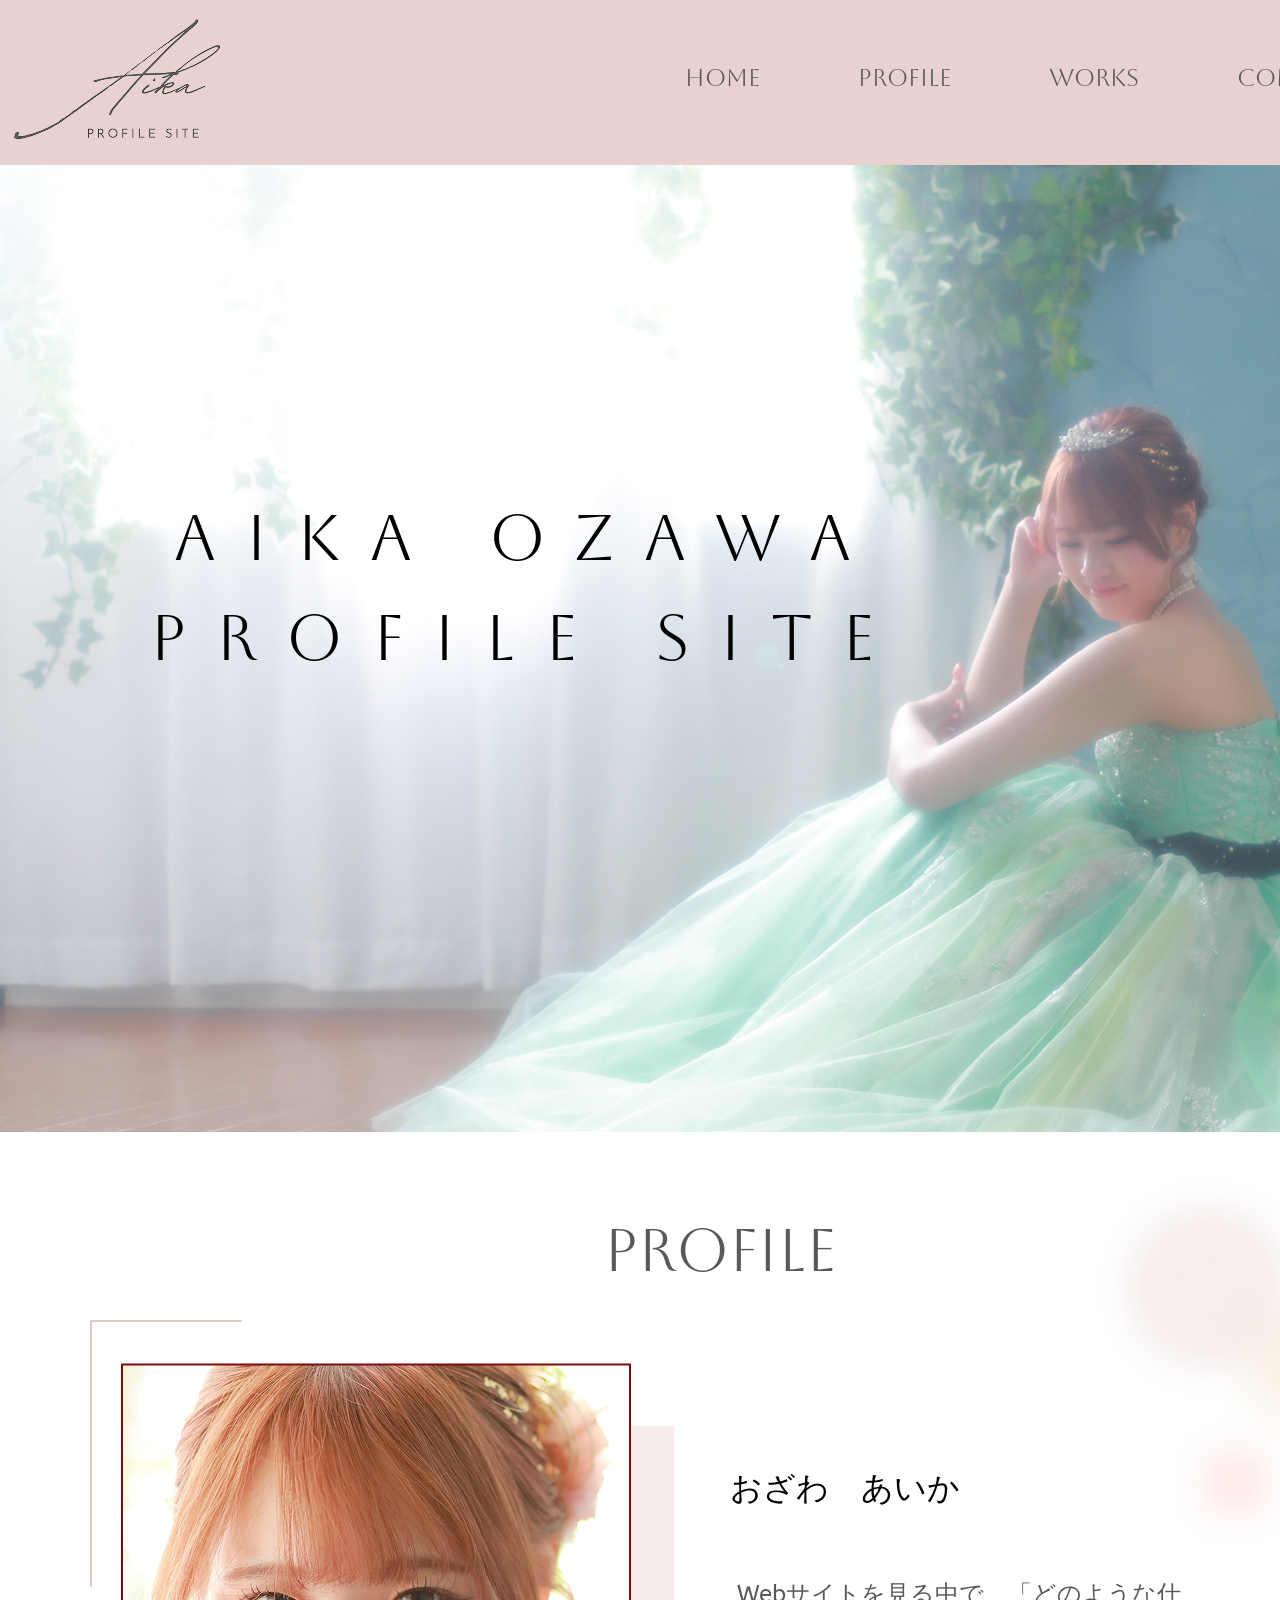
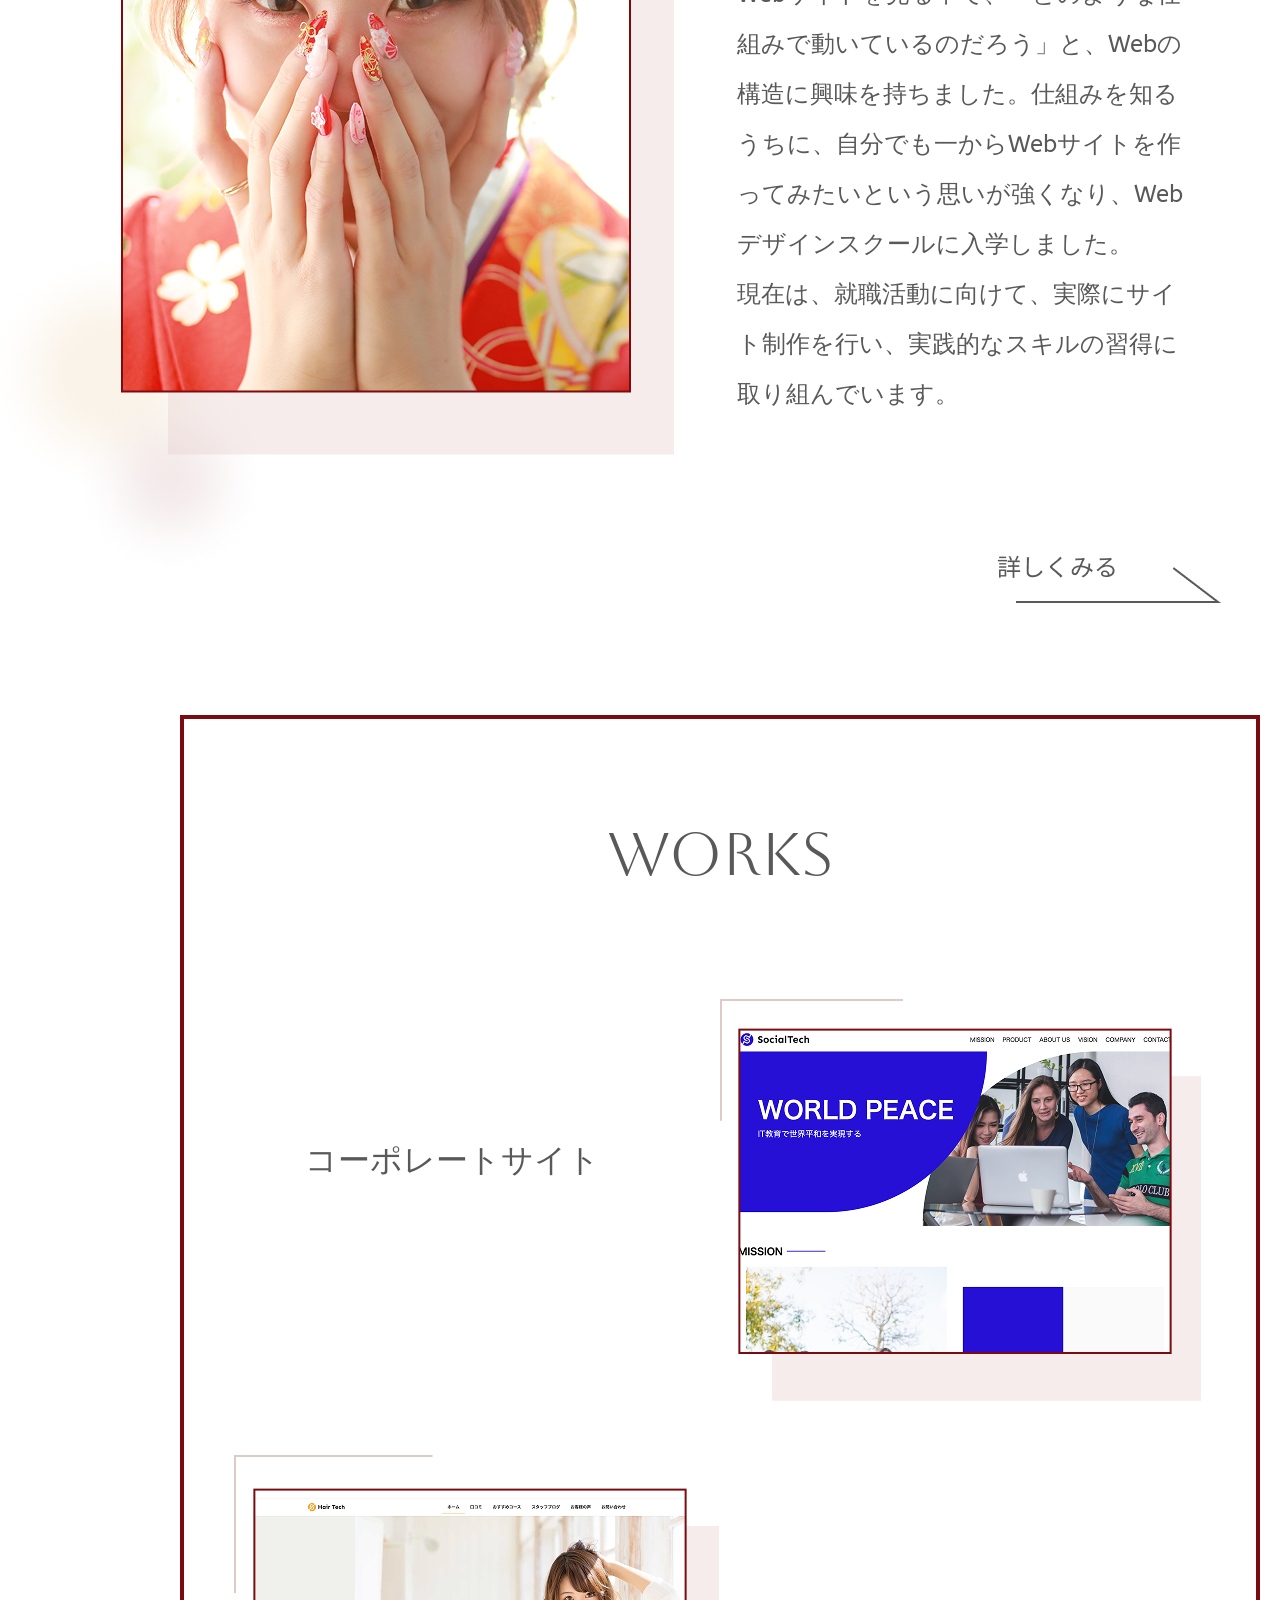
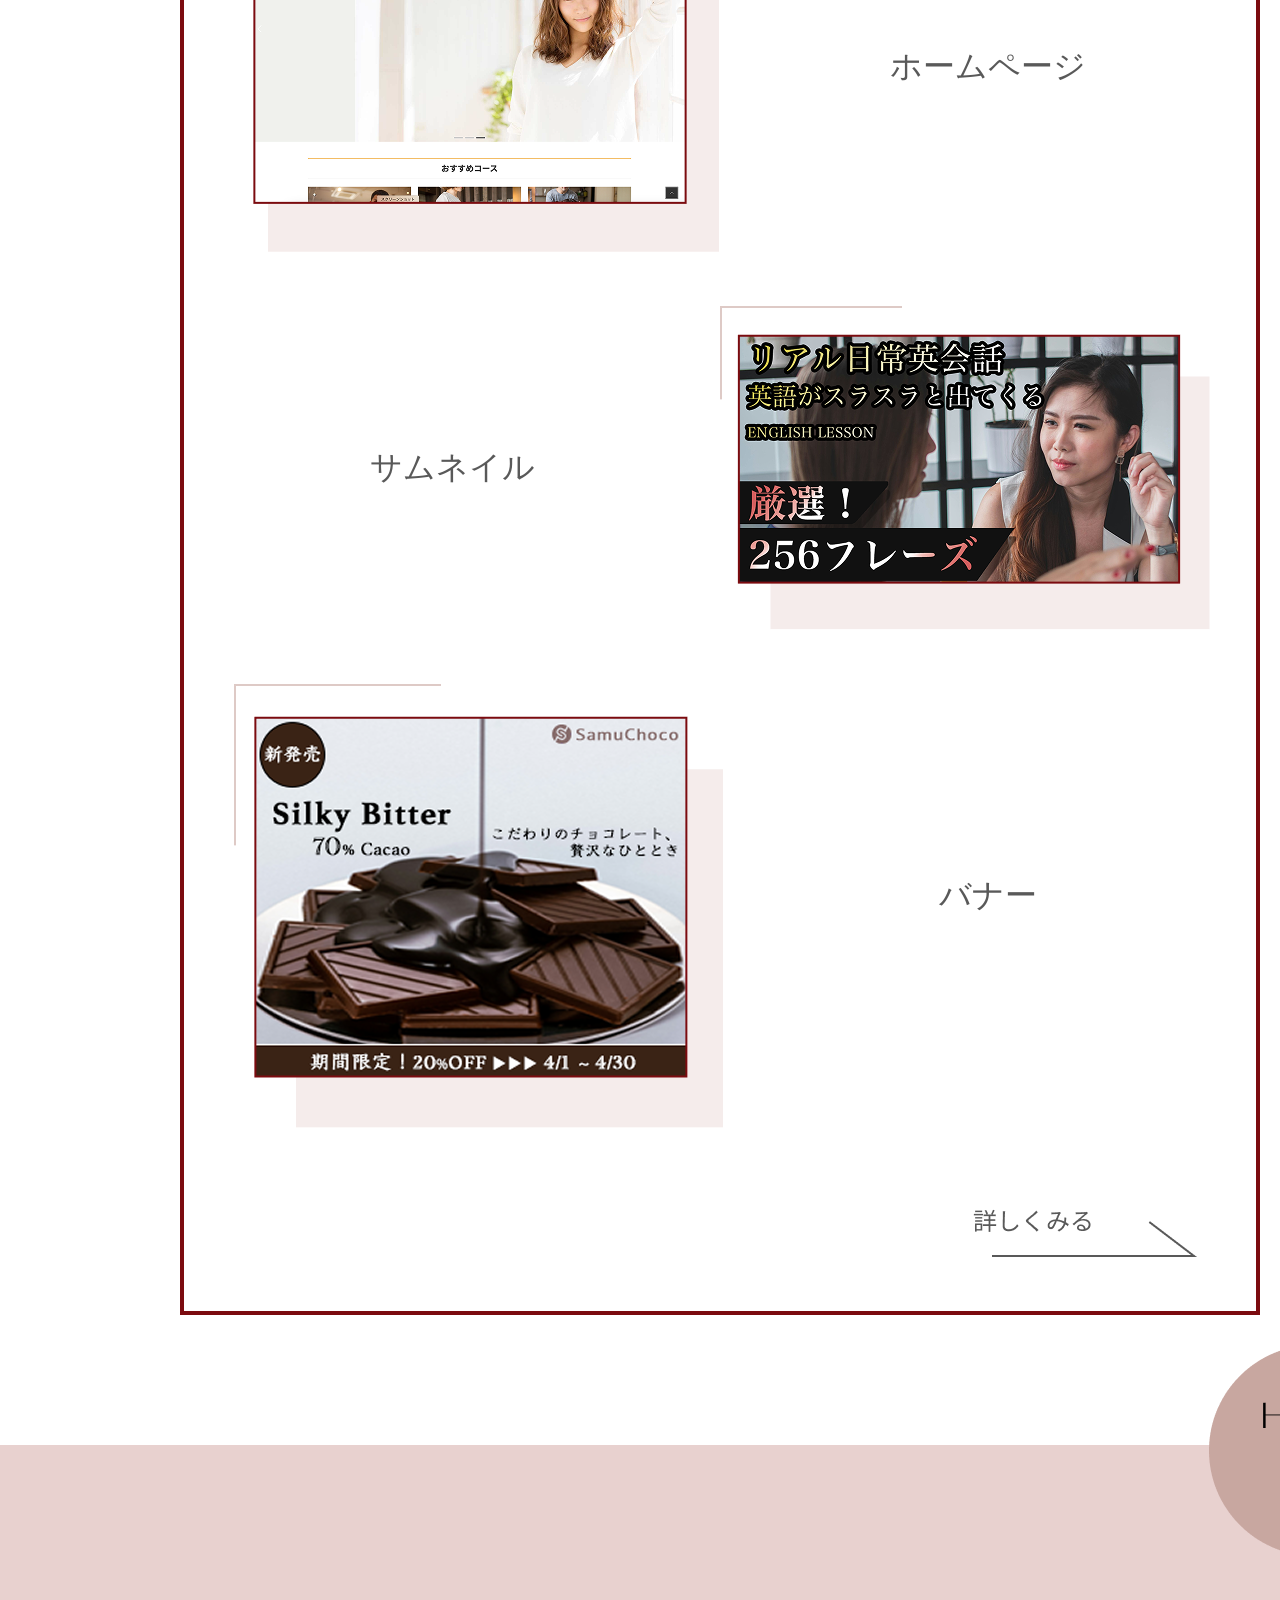
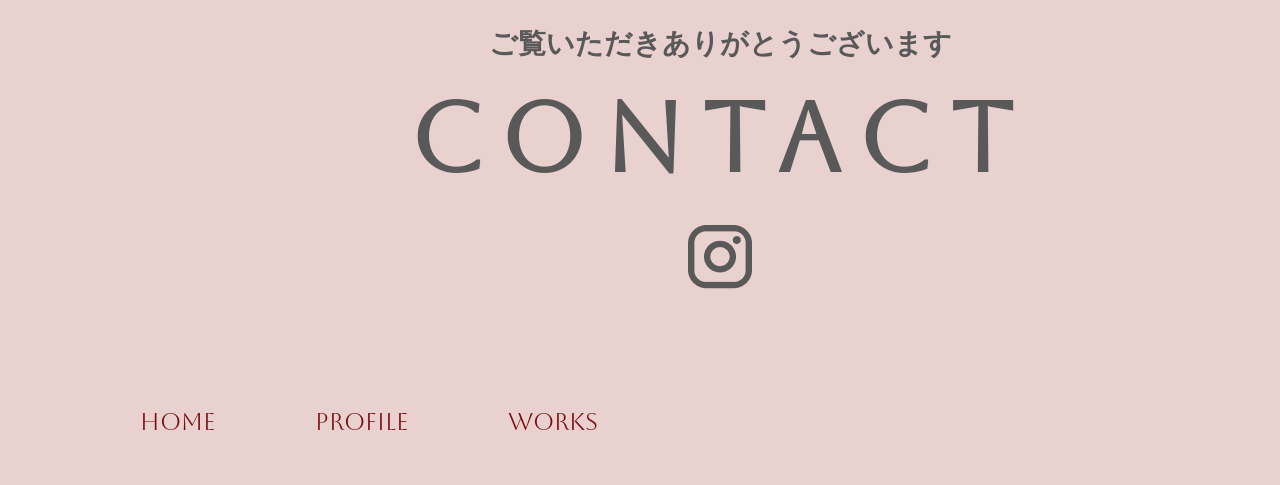
<file: index.html>
<!DOCTYPE html>
<html>
  <head>
    <title>おざわあいかのプロフィールサイト</title>
    <meta charset="UTF-8">
    <meta name="description" content="おざわあいかのプロフィールサイトです">
    <meta name="viewport" content="width=device-width, initial-scale=1.0">
    <link rel="stylesheet" href="style.css">
    <link rel="preconnect" href="https://fonts.googleapis.com">
    <link rel="preconnect" href="https://fonts.gstatic.com" crossorigin>
    <link href="https://fonts.googleapis.com/css2?family=Aboreto&display=swap" rel="stylesheet">
    <link rel="preconnect" href="https://fonts.googleapis.com">
    <link rel="preconnect" href="https://fonts.gstatic.com" crossorigin>
    <link href="https://fonts.googleapis.com/css2?family=ABeeZee&display=swap" rel="stylesheet">
  </head>
  <body>
    <!-- ヘッダー -->
    <header id="header1">
      <!-- ロゴ -->
      <a href="index.html">
        <img id="logo1" src="image/logo.png" alt="トップページに戻る">
      </a>
      <!-- PCナビゲーション -->
      <nav id="nav-pc">
        <ul class="aboreto-regular">
          <li><a href="index.html">HOME</a></li>
          <li><a href="profile.html">PROFILE</a></li>
          <li><a href="works.html">WORKS</a></li>
          <li><a href="index.html#contact">CONTACT</a></li>
        </ul>
      </nav>
      <!-- スマホ用メニューボタン -->
       <a href="index.html">
        <img class="logo2" src="image/logo.png" alt="トップページに戻る">
      </a>
       <button id="menu-sp" onclick="document.getElementById('nav-sp').style.display='block'">
        <img src="image/hamburger.png" alt="ナビゲーションを開く">
      </button>
      <!-- スマホナビゲーション -->
       <div id="nav-sp">
        <button id="close" onclick="document.getElementById('nav-sp').style.display='none'">
          <img src="image/close.png" alt="ナビゲーションを閉じる">
        </button>
        <nav>
          <a id="logo-sp"href="index.html"onclick="document.getElementById('nav-sp').style.display='none'"><img class="logo2" src="image/logo.png" alt="トップページに戻る"></a> 
          <ul class="aboreto-regular">
            <li><a class="menu"href="index.html" onclick="document.getElementById('nav-sp').style.display='none'">HOME</a></li>
            <li><a class="menu"href="profile.html" onclick="document.getElementById('nav-sp').style.display='none'">PROFILE</a></li>
            <li><a class="menu"href="works.html" onclick="document.getElementById('nav-sp').style.display='none'">WORKS</a></li>
            <li><a class="menu"href="index.html#contact" onclick="document.getElementById('nav-sp').style.display='none'">CONTACT</a></li>
          </ul>
        </nav>
      </div>
    </header>
    <main>
      <article>
        <!-- メインビジュアル -->
        <section id="main-visual">
          <div id="main-message">
          <h2 class="aboreto-regular ">AIKA OZAWA<br>PROFILE SITE</h2>
          </div>
          <img id="main-photo1" src="image/main.png" alt="筆者の写真">
          <img id="main-photo2" src="image/main-sp.png" alt="筆者の写真">
        </section>
        <!-- プロフィール -->
        <section id="profile-1">
          <h3 class="home-h3 aboreto-regular ">PROFILE</h3>
          <div class="profile-flex-1">
            <div>
              <img id="profile-ph1" src="image/pr.png" alt="筆者の写真">
              <img id="profile-sc1" src="image/pr-left1.png" alt="">
              <img id="profile-sp-sc1" src="image/pr-left2.png" alt="">
            </div>
            <div>
              <img id="profile-sc2" src="image/pr-right1.png" alt="">
              <img id="profile-sp-sc2" src="image/pr-right2.png" alt="">
              <p id="profile-p1">おざわ　あいか</p>
              <p id="profile-p2">Webサイトを見る中で、「どのような仕組みで動いているのだろう」と、Webの構造に興味を持ちました。仕組みを知るうちに、自分でも一からWebサイトを作ってみたいという思いが強くなり、Webデザインスクールに入学しました。<br>現在は、就職活動に向けて、実際にサイト制作を行い、実践的なスキルの習得に取り組んでいます。</p>
              <a href="profile.html">
              <img id=pr-more src="image/more1.png" alt="詳しく見る" onmouseover="this.src='image/more2.png'" onmouseout="this.src='image/more1.png'">
              </a>
            </div>
          </div>
        </section>
        <!-- ワーク -->
        <section id="works-1">
          <h3 class="home-h3 aboreto-regular">WORKS</h3>
          <div class="works-flex1">
            <div>
              <p class="works-p-l">コーポレートサイト</p>
              <a href="">
                <img class="works-buttom-l" src="image/site1.png" alt="サイトを見る" onmouseover="this.src='image/site2.png'" onmouseout="this.src='image/site1.png'">
              </a>
            </div>
            <div>
              <img class="works-photo-r" src="image/corporate.png" alt="コーポレートサイト">
            </div>
          </div>
          <div class="works-flex2">
            <div>
              <img class="works-photo-l" src="image/HP.png" alt="ホームページ">  
            </div>
            <div>
              <p class="works-p-r">ホームページ</p>
              <a href="">
                <img class="works-buttom-r" src="image/site1.png" alt="サイトを見る" onmouseover="this.src='image/site2.png'" onmouseout="this.src='image/site1.png'">
              </a>
            </div>
          </div>
          <div class="works-flex1">  
            <div>
              <p class="works-p-l">サムネイル</p>
              <a href="">
                <img class="works-buttom-l" src="image/photo1.png" alt="画像を見る" onmouseover="this.src='image/photo2.png'" onmouseout="this.src='image/photo1.png'">
              </a>
            </div>  
            <div>
              <img class="works-photo-r" src="image/thumbnail.png" alt="サムネイル">
            </div>  
          </div>  
          <div class="works-flex2"> 
            <div>
              <img class="works-photo-l" src="image/banner.png" alt="バナー">
            </div>
            <div>
              <p class="works-p-r">バナー</p>
              <a href="">
                <img class="works-buttom-r" src="image/photo1.png" alt="画像を見る" onmouseover="this.src='image/photo2.png'" onmouseout="this.src='image/photo1.png'">
              </a>
            </div>
          </div>   
          <a href="works.html">
            <img id=wo-more src="image/more1.png" alt="詳しく見る" onmouseover="this.src='image/more2.png'" onmouseout="this.src='image/more1.png'">
          </a>
        </section>
      </article>
    </main>
    <footer id="contact">
      <a href="index.html" id="top page">
        <img id=toppage src="image/top1.png" alt="トップページに戻る" onmouseover="this.src='image/top2.png'" onmouseout="this.src='image/top1.png'">
      </a>
      <div>
        <p id="footer-p">ご覧いただきありがとうございます</p>
        <h1 id="con-h1" class="aboreto-regular">CONTACT</h1>
      </div>
      <div id="sns-footer">
        <div class="sns-btns">
          <a id=instagram href="https://www.instagram.com/aika_webdesigner?igsh=cG9zYWJwd3NkNHU2&utm_source=qr"><img id="instagramsize" src="image/instagram.png" alt="インスタグラムのリンク" onmouseover="this.src='image/instagram2.png'" onmouseout="this.src='image/instagram.png'"></a>
        </div>
        <p id="copyright"></p>
      </div>
      <div id="footer-link">
        <nav>
          <ul class="aboreto-regular">
          <li><a href="index.html">HOME</a></li>
          <li><a href="profile.html">PROFILE</a></li>
          <li><a href="works.html">WORKS</a></li>
          </ul>
        </nav>
      </div>
    </footer>
  </body>
</html>
</file>
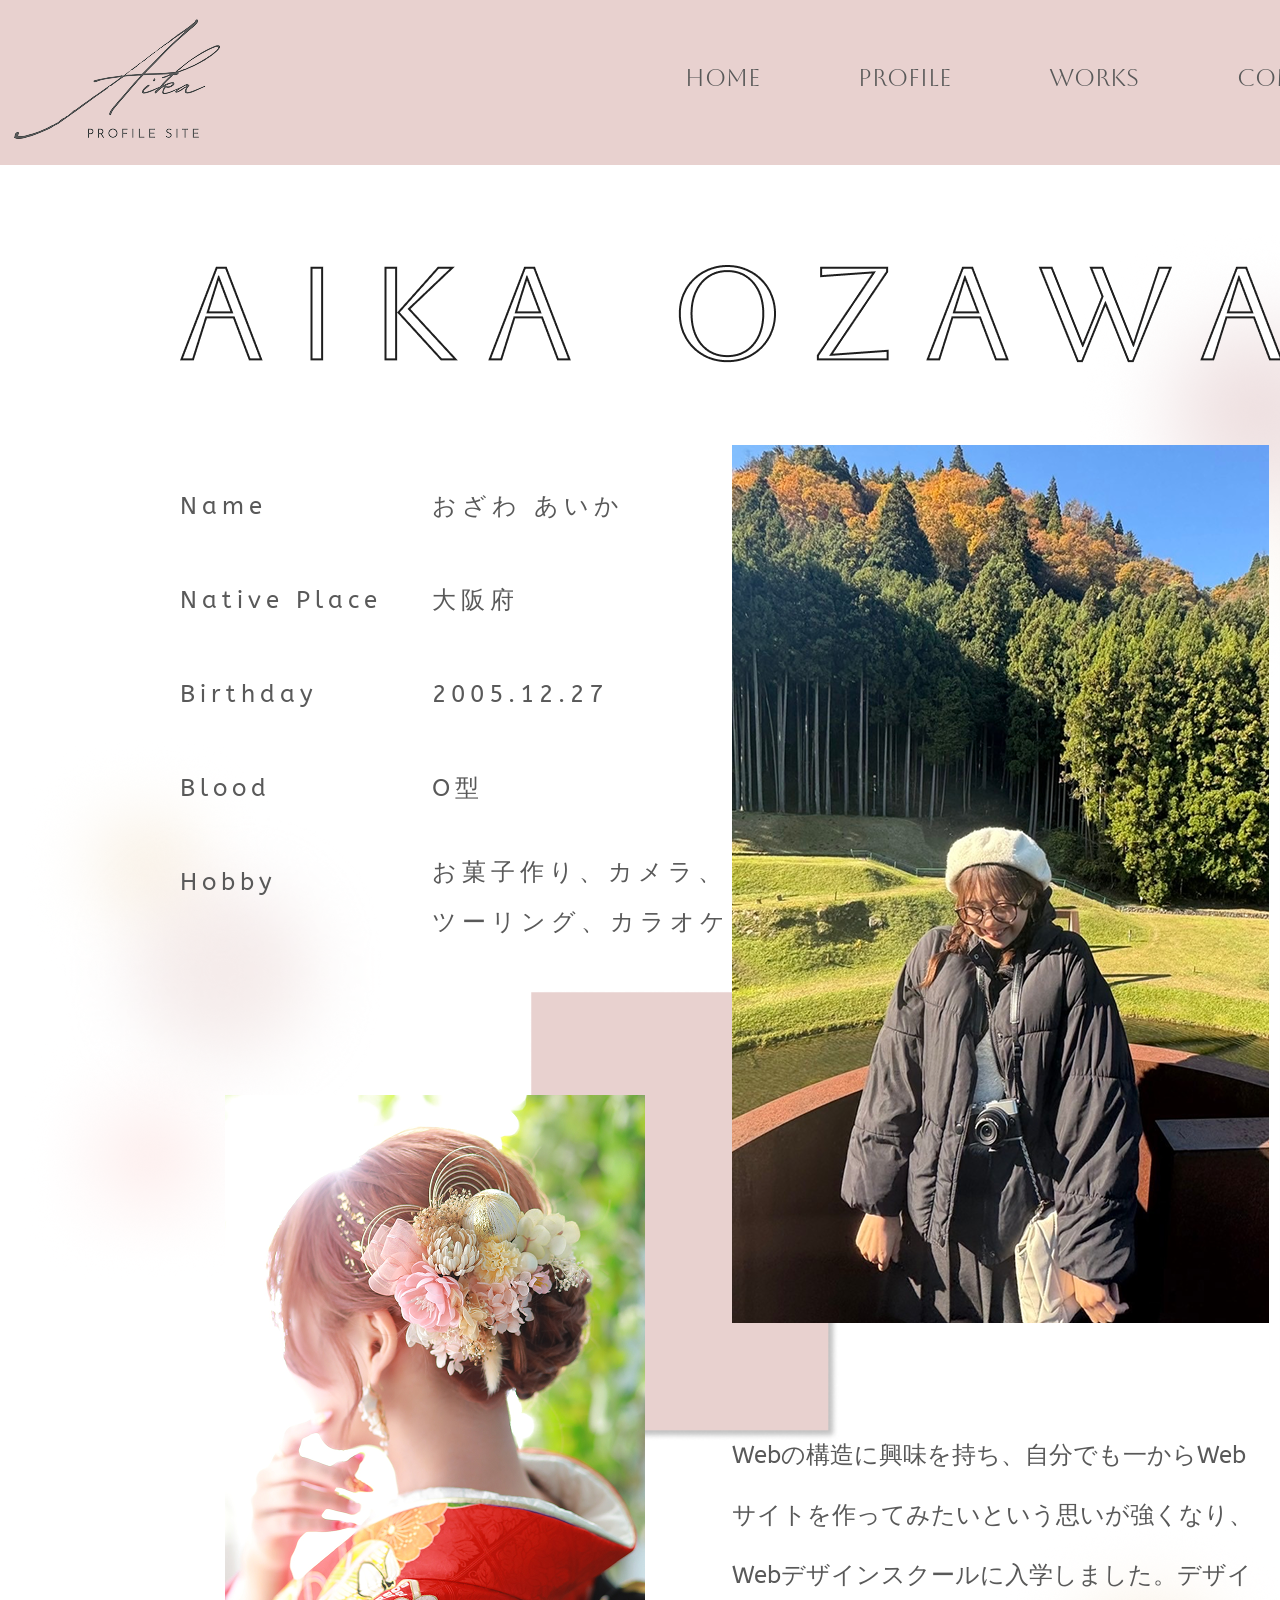
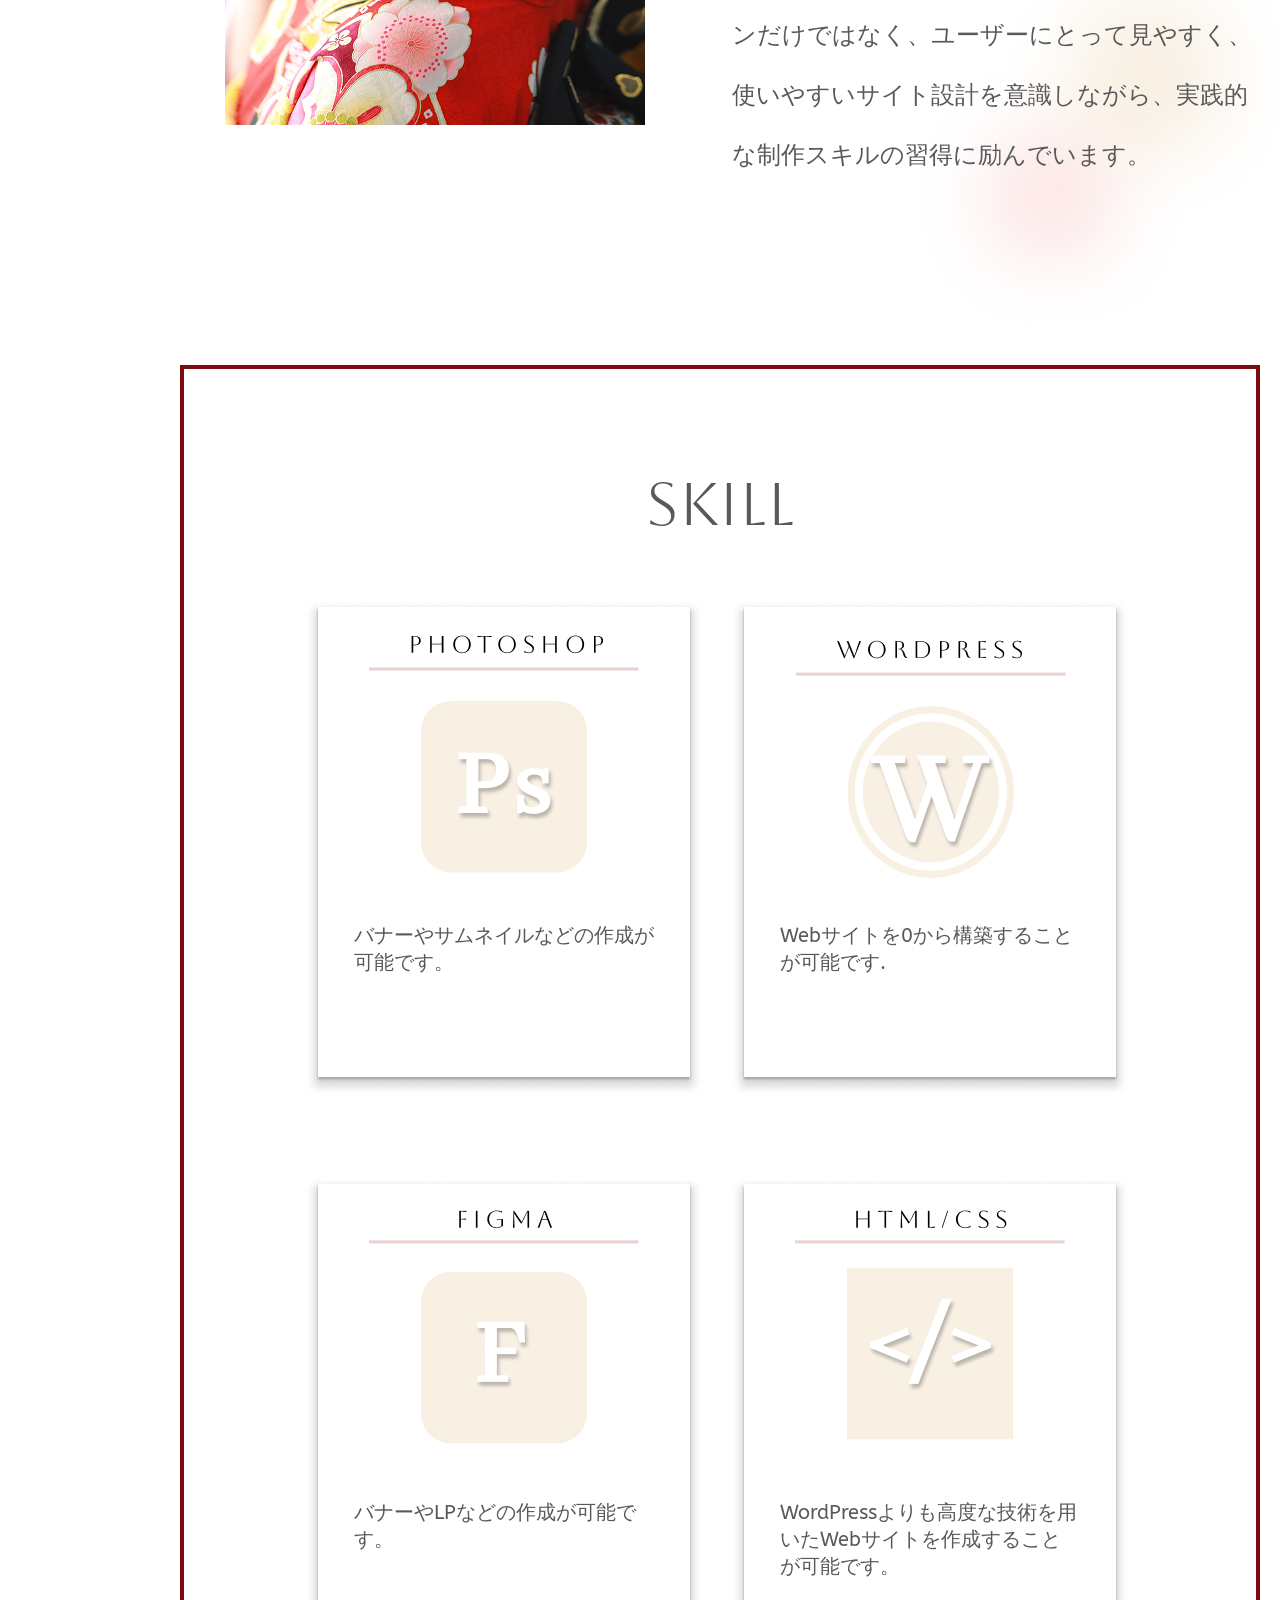
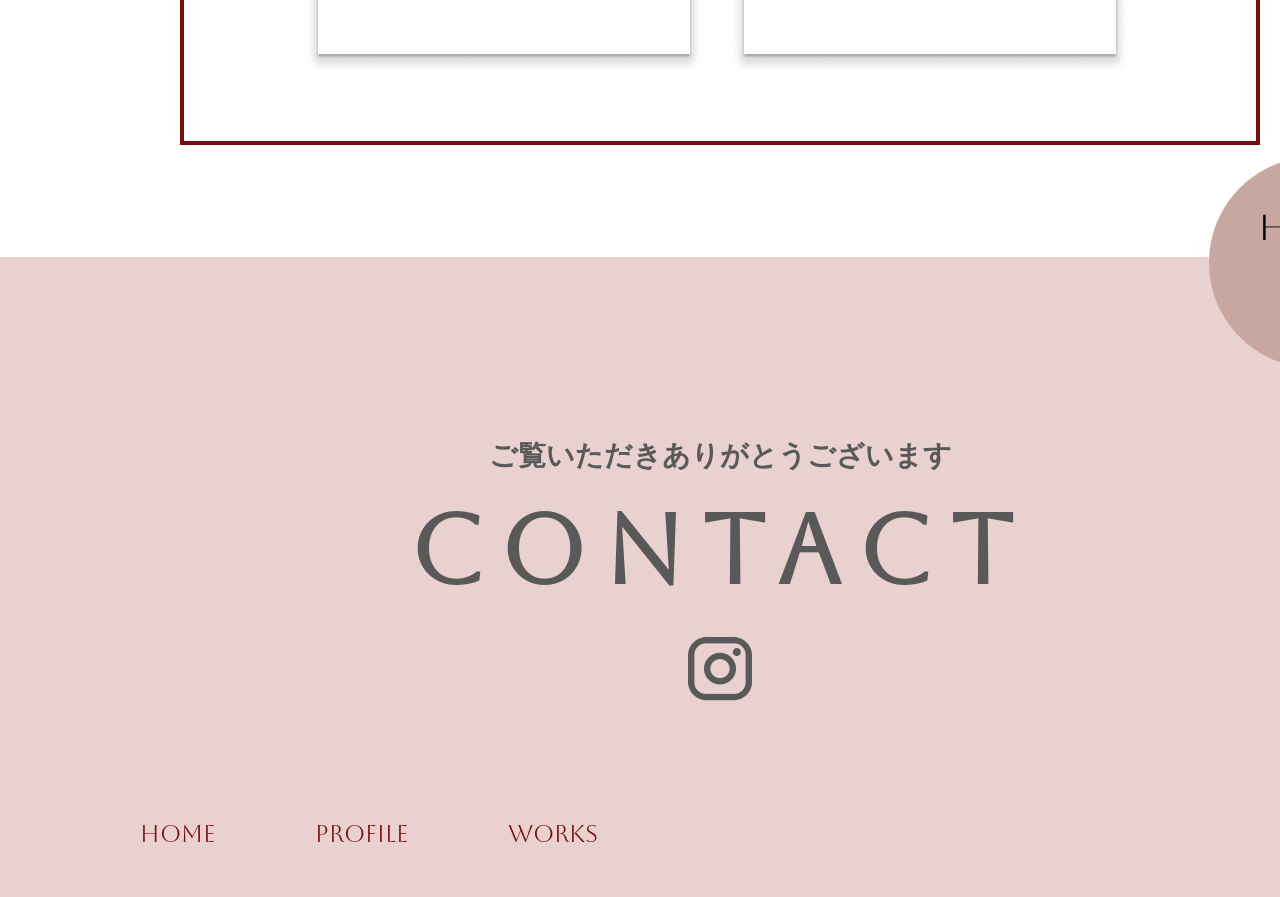
<file: profile.html>
<!DOCTYPE html>
<html>
  <head>
    <title>おざわあいかのプロフィール</title>
    <meta charset="UTF-8">
    <meta name="description" content="おざわあいかのプロフィールです">
    <meta name="viewport" content="width=device-width, initial-scale=1.0">
    <link rel="stylesheet" href="style.css">
    <link rel="preconnect" href="https://fonts.googleapis.com">
    <link rel="preconnect" href="https://fonts.gstatic.com" crossorigin>
    <link href="https://fonts.googleapis.com/css2?family=Aboreto&display=swap" rel="stylesheet">
    <link rel="preconnect" href="https://fonts.googleapis.com">
    <link rel="preconnect" href="https://fonts.gstatic.com" crossorigin>
    <link href="https://fonts.googleapis.com/css2?family=ABeeZee&display=swap" rel="stylesheet">
  </head>
  <body>
    <header class="header2">
      <!-- ロゴ -->
      <a href="index.html">
        <img id="logo1" src="image/logo.png" alt="トップページに戻る">
      </a>
      <!-- PCナビゲーション -->
      <nav id="nav-pc">
        <ul class="aboreto-regular">
          <li><a href="index.html">HOME</a></li>
          <li><a href="profile.html">PROFILE</a></li>
          <li><a href="works.html">WORKS</a></li>
          <li><a href="index.html#contact">CONTACT</a></li>
        </ul>
      </nav>
      <!-- スマホ用メニューボタン -->
       <a href="index.html">
        <img class="logo2" src="image/logo.png" alt="トップページに戻る">
      </a>
       <button id="menu-sp" onclick="document.getElementById('nav-sp').style.display='block'">
        <img src="image/hamburger.png" alt="ナビゲーションを開く">
      </button>
      <!-- スマホナビゲーション -->
       <div id="nav-sp">
        <button id="close" onclick="document.getElementById('nav-sp').style.display='none'">
          <img src="image/close.png" alt="ナビゲーションを閉じる">
        </button>
        <nav>
          <a id="logo-sp"href="index.html"onclick="document.getElementById('nav-sp').style.display='none'"><img class="logo2" src="image/logo.png" alt="トップページに戻る"></a> 
          <ul class="aboreto-regular">
            <li><a class="menu"href="index.html" onclick="document.getElementById('nav-sp').style.display='none'">HOME</a></li>
            <li><a class="menu"href="profile.html" onclick="document.getElementById('nav-sp').style.display='none'">PROFILE</a></li>
            <li><a class="menu"href="works.html" onclick="document.getElementById('nav-sp').style.display='none'">WORKS</a></li>
            <li><a class="menu"href="index.html#contact" onclick="document.getElementById('nav-sp').style.display='none'">CONTACT</a></li>
          </ul>
        </nav>
      </div>
    </header>
    <main>
      <!-- プロフィール -->
      <article>
        <section id="profile-2">
          <img id="profile-main" src="image/AIKA OZAWA.png" alt="AIKA OZAWA"> 
          <div class="profile-flex-2">
            <div id="profile-left">
              <div id="profile-info-flex">
                <div id="pr-in-fl-left">
                  <p>Name</p>
                  <p id="native">Native Place</p>
                  <p>Birthday</p>
                  <p>Blood</p>
                  <p>Hobby</p>
                </div>
                <div id="pr-in-fl-right">
                  <p>おざわ あいか</p>
                  <p>大阪府</p>
                  <p>2005.12.27</p>
                  <p>O型</p>
                  <p id="hobby">お菓子作り、カメラ、ツーリング、カラオケ</p>
                </div>
              </div>
              <div>
                <img id="profile-sc3" src="image/pr-sc1.png" alt="">
                <img id="profile-ph2" src="image/pr-ph1.png" alt="筆者の写真">
                <img id="profile-ph4" src="image/pr-ph3.png" alt="筆者の写真">
              </div>
            </div>
            <div id="profile-right">
              <div>
                <img id="profile-sc4" src="image/pr-sc2.png" alt="">
                <img id="profile-ph3" src="image/pr-ph2.png" art="筆者の写真">
                <img id="profile-sc5" src="image/pr-sc3.png" alt="">
              </div>
              <div id="profile-info2"> 
                Webの構造に興味を持ち、自分でも一からWebサイトを作ってみたいという思いが強くなり、Webデザインスクールに入学しました。デザインだけではなく、ユーザーにとって見やすく、使いやすいサイト設計を意識しながら、実践的な制作スキルの習得に励んでいます。
              </div>
            </div>
          </div>
        </section> 
        <section id="skill">
          <h3 class="home-h3 aboreto-regular">SKILL</h3>
          <div>
            <div class="skill-flex">
              <div class="skill-left">
                <img class="skill-ph" src="image/skill-ph1.png" alt="photoshop">
                <p class="skill-p">バナーやサムネイルなどの作成が可能です。</p>
              </div>
              <div class="skill-right">
                <img class="skill-ph" src="image/skill-ph2.png" alt="wordpress">
                <p class="skill-p">Webサイトを0から構築することが可能です.</p>
              </div>
            </div>
            <div class="skill-flex">
              <div class="skill-left">
                <img class="skill-ph" src="image/skill-ph3.png" alt="figma">
                <p class="skill-p">バナーやLPなどの作成が可能です。</p>
              </div>
              <div class="skill-right">
                <img class="skill-ph" src="image/skill-ph4.png" alt="html/css">
                <p class="skill-p">WordPressよりも高度な技術を用いたWebサイトを作成することが可能です。</p>
              </div>
            </div>
          </div>
        </section>
      </article>
    </main>
     <footer id="contact">
      <a href="index.html" id="top page">
        <img id=toppage src="image/top1.png" alt="トップページに戻る" onmouseover="this.src='image/top2.png'" onmouseout="this.src='image/top1.png'">
      </a>
      <div>
        <p id="footer-p">ご覧いただきありがとうございます</p>
        <h1 id="con-h1" class="aboreto-regular">CONTACT</h1>
      </div>
      <div id="sns-footer">
        <div class="sns-btns">
          <a id=instagram href="https://www.instagram.com/aika_webdesigner?igsh=cG9zYWJwd3NkNHU2&utm_source=qr"><img id="instagramsize" src="image/instagram.png" alt="インスタグラムのリンク" onmouseover="this.src='image/instagram2.png'" onmouseout="this.src='image/instagram.png'"></a>
        </div>
        <p id="copyright"></p>
      </div>
      <div id="footer-link">
        <nav>
          <ul class="aboreto-regular">
          <li><a href="index.html">HOME</a></li>
          <li><a href="profile.html">PROFILE</a></li>
          <li><a href="works.html">WORKS</a></li>
          </ul>
        </nav>
      </div>
    </footer>
  </body>
</html>
</file>
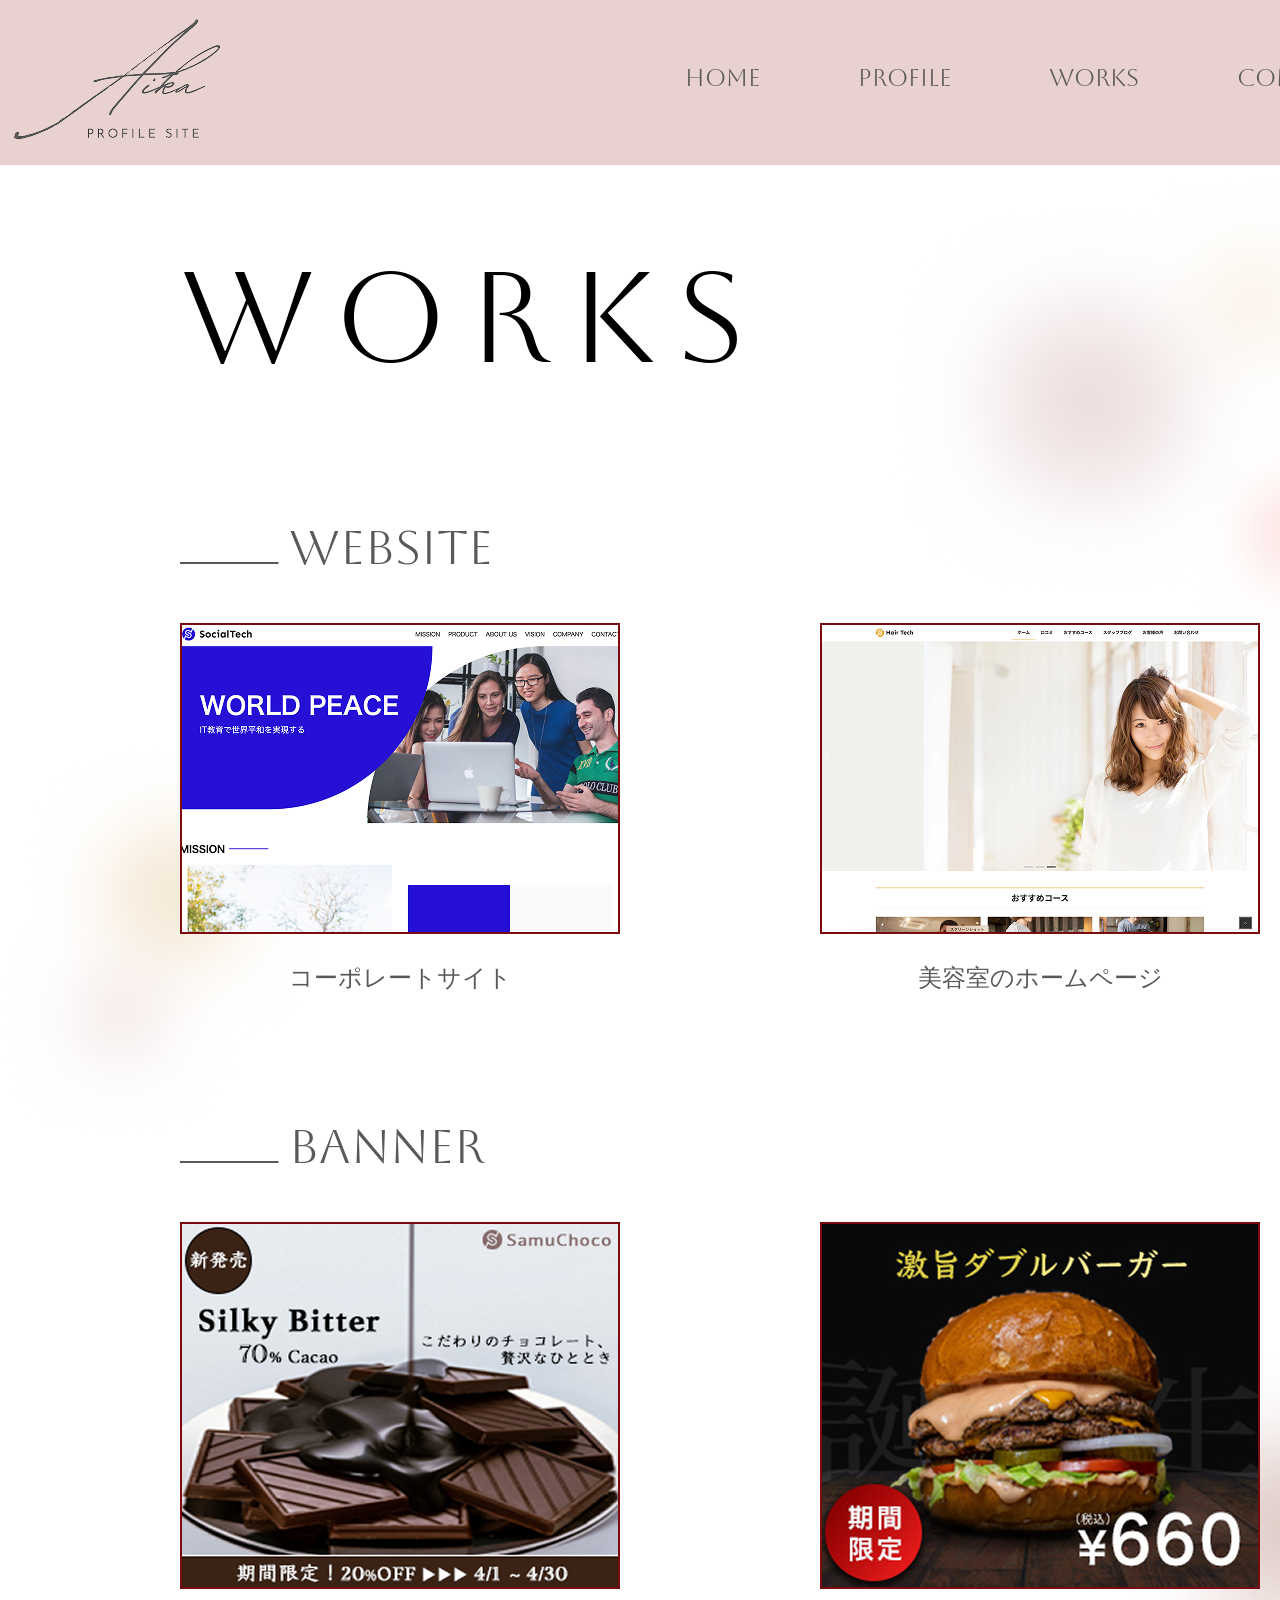
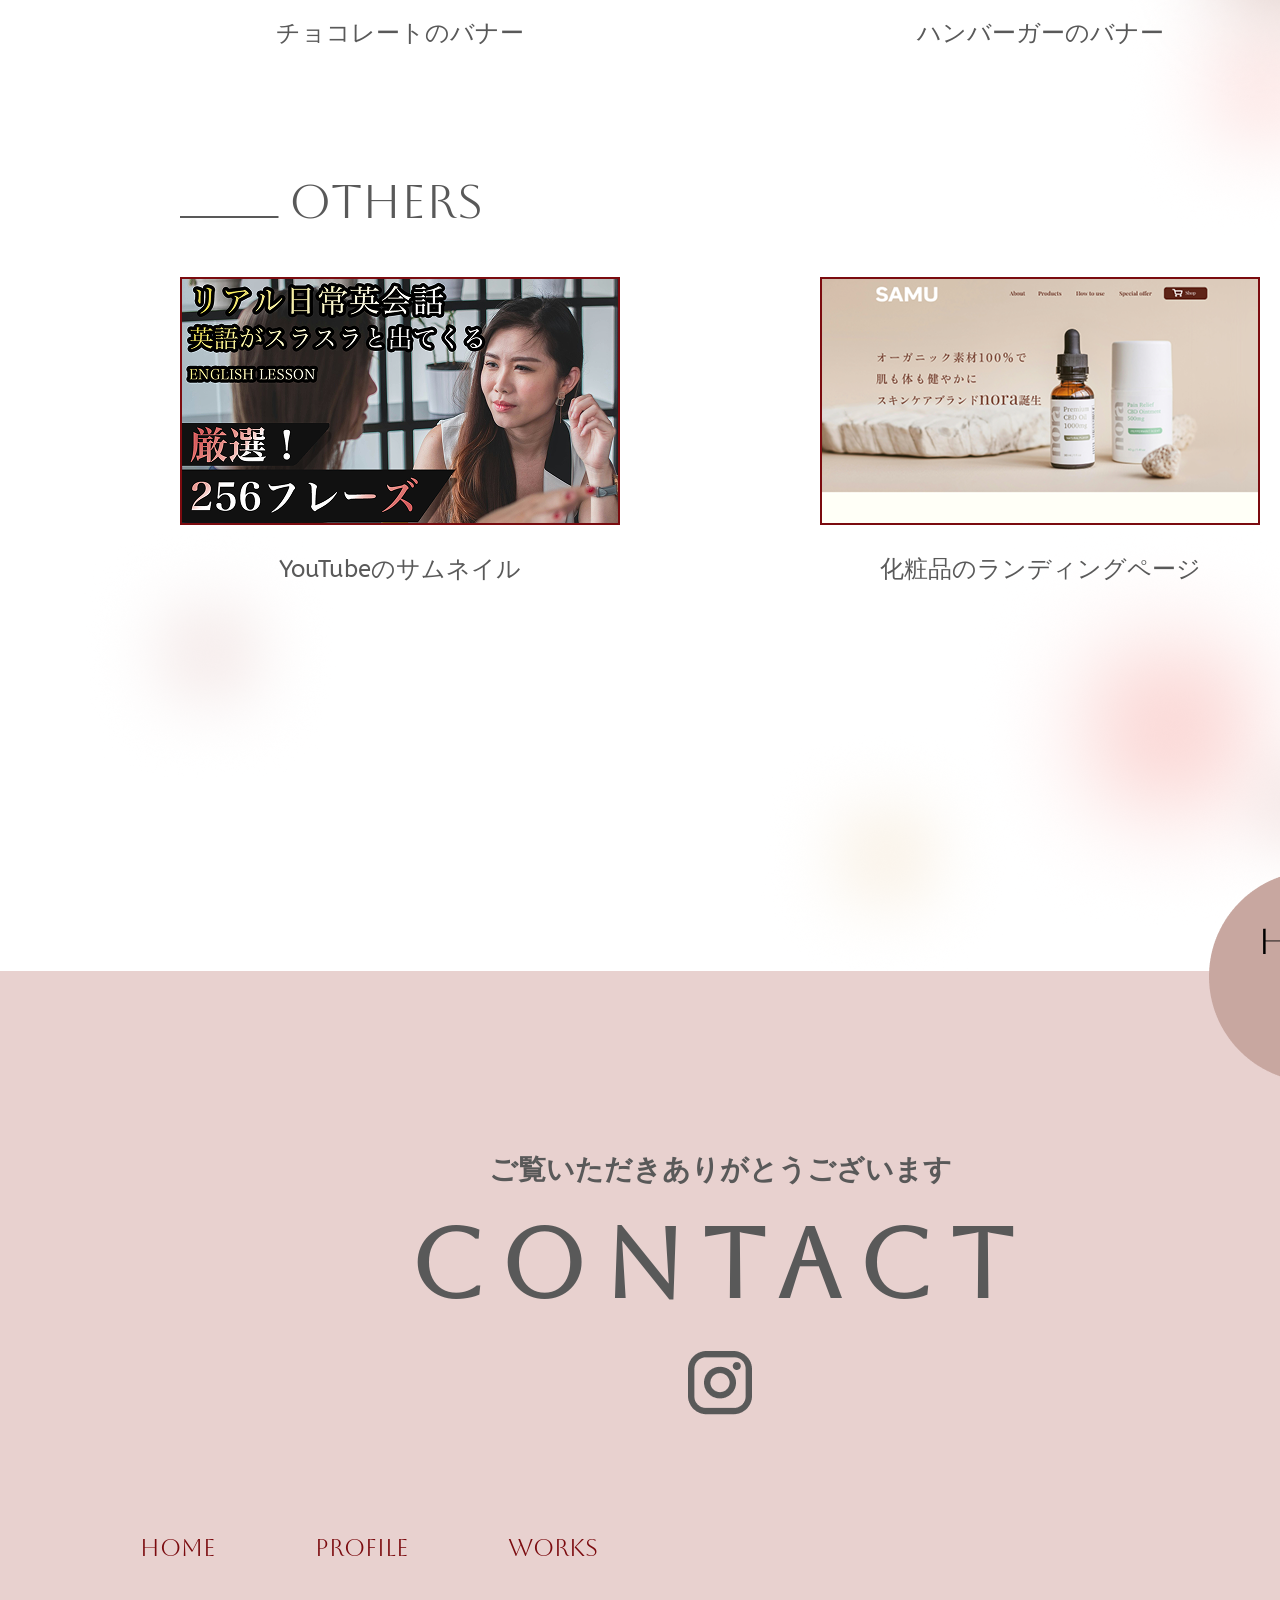
<file: works.html>
<!DOCTYPE html> 
<html>
  <head>
    <title>おざわあいかのワーク</title>
    <meta charset="UTF-8">
    <meta name="description" content="ワークの一覧です">
    <meta name="viewport" content="width=device-width, initial-scale=1.0">
    <link rel="stylesheet" href="style.css">
    <link rel="preconnect" href="https://fonts.googleapis.com">
    <link rel="preconnect" href="https://fonts.gstatic.com" crossorigin>
    <link href="https://fonts.googleapis.com/css2?family=Aboreto&display=swap" rel="stylesheet">
    <link rel="preconnect" href="https://fonts.googleapis.com">
    <link rel="preconnect" href="https://fonts.gstatic.com" crossorigin>
    <link href="https://fonts.googleapis.com/css2?family=ABeeZee&display=swap" rel="stylesheet">
  </head>
  <body>
    <header class="header2">
      <!-- ロゴ -->
      <a href="index.html">
        <img id="logo1" src="image/logo.png" alt="トップページに戻る">
      </a>
      <!-- PCナビゲーション -->
      <nav id="nav-pc">
        <ul class="aboreto-regular">
          <li><a href="index.html">HOME</a></li>
          <li><a href="profile.html">PROFILE</a></li>
          <li><a href="works.html">WORKS</a></li>
          <li><a href="index.html#contact">CONTACT</a></li>
        </ul>
      </nav>
      <!-- スマホ用メニューボタン -->
       <a href="index.html">
        <img class="logo2" src="image/logo.png" alt="トップページに戻る">
      </a>
       <button id="menu-sp" onclick="document.getElementById('nav-sp').style.display='block'">
        <img src="image/hamburger.png" alt="ナビゲーションを開く">
      </button>
      <!-- スマホナビゲーション -->
       <div id="nav-sp">
        <button id="close" onclick="document.getElementById('nav-sp').style.display='none'">
          <img src="image/close.png" alt="ナビゲーションを閉じる">
        </button>
        <nav>
          <a id="logo-sp"href="index.html"onclick="document.getElementById('nav-sp').style.display='none'"><img class="logo2" src="image/logo.png" alt="トップページに戻る"></a> 
          <ul class="aboreto-regular">
            <li><a class="menu"href="index.html" onclick="document.getElementById('nav-sp').style.display='none'">HOME</a></li>
            <li><a class="menu"href="profile.html" onclick="document.getElementById('nav-sp').style.display='none'">PROFILE</a></li>
            <li><a class="menu"href="works.html" onclick="document.getElementById('nav-sp').style.display='none'">WORKS</a></li>
            <li><a class="menu"href="index.html#contact" onclick="document.getElementById('nav-sp').style.display='none'">CONTACT</a></li>
          </ul>
        </nav>
      </div>
    </header>
    <main>
      <article>
        <section id="works-2">
          <p id="works-p" class="aboreto-regular">WORKS</p>
          <img id="works-ph1" src="image/sc1.png" alt="あああ"> 
          <img id="works-ph2" src="image/sc2.png" alt="あああ">
          <img id="works-ph3" src="image/sc3.png" alt="あああ">
          <img id="works-ph4" src="image/sc4.png" alt="あああ">
          <img id="works-ph5" src="image/sc5.png" alt="あああ">
          <div id="works-info">
            <p class="aboreto-regular works-title">WEBSITE</p>
            <div class="works-flex">
              <div class="works-info-left image-container">
                <img src="image/website1.png" alt="コーポレートサイト" class="zoom-img works-ph" width="440">
                <p class="works-info-p">コーポレートサイト</p>
              </div>
              <div class="works-info-right image-container">
                <img src="image/website2.png" alt="美容室ホームページ" class="zoom-img works-ph" width="440">
                <p class="works-info-p">美容室のホームページ</p>
              </div>
            </div>
            <p class="aboreto-regular works-title">BANNER</p>
            <div class="works-flex">
              <div class="works-info-left image-container">
                <img src="image/banner1.png" alt="チョコレート製品のバナー" class="zoom-img works-ph" width="440">
                <p class="works-info-p">チョコレートのバナー</p>
              </div>
              <div class="works-info-right image-container">
                <img src="image/banner2.png" alt="ハンバーガーのバナー"class="zoom-img works-ph" width="440">
                <p class="works-info-p">ハンバーガーのバナー</p>
              </div>
            </div>
            <p class="aboreto-regular works-title">OTHERS</p>
            <div class="works-flex">
              <div class="works-info-left image-container"> 
                <img src="image/others1.png" alt="YouTubeのサムネイル"class="zoom-img works-ph" width="440">
                <p class="works-info-p">YouTubeのサムネイル</p>
              </div>
              <div class="works-info-right image-container">
                <img src="image/others2.png" alt="化粧品のランディングページ" class="zoom-img works-ph" width="440">
                <p class="works-info-p">化粧品のランディングページ</p>
              </div>
            </div>
          </div>
        </section>
      </article>
    </main>
      <footer id="contact">
      <a href="index.html" id="top page">
        <img id=toppage src="image/top1.png" alt="トップページに戻る" onmouseover="this.src='image/top2.png'" onmouseout="this.src='image/top1.png'">
      </a>
      <div>
        <p id="footer-p">ご覧いただきありがとうございます</p>
        <h1 id="con-h1" class="aboreto-regular">CONTACT</h1>
      </div>
      <div id="sns-footer">
        <div class="sns-btns">
          <a id=instagram href="https://www.instagram.com/aika_webdesigner?igsh=cG9zYWJwd3NkNHU2&utm_source=qr"><img id="instagramsize" src="image/instagram.png" alt="インスタグラムのリンク" onmouseover="this.src='image/instagram2.png'" onmouseout="this.src='image/instagram.png'"></a>
        </div>
        <p id="copyright"></p>
      </div>
      <div id="footer-link">
        <nav>
          <ul class="aboreto-regular">
          <li><a href="index.html">HOME</a></li>
          <li><a href="profile.html">PROFILE</a></li>
          <li><a href="works.html">WORKS</a></li>
          </ul>
        </nav>
      </div>
    </footer>
  </body>
</html>
</file>
<file: style.css>
/* PC、スマホ共通スタイル */
* {
  box-sizing: border-box;
}

p {
  font-size: 24px;
}
body {
  width: 1440px;
  margin: 0 auto 0 auto;
  font-family: "ABeeZee", sans-serif;
  font-weight: 400;
  font-style: normal;
}
#header1,.header2 {
  z-index: -1;
   display: flex;
   justify-content: space-between;
   background-color: #E8D1CF;
 }
 .aboreto-regular {
  font-family: "Aboreto", system-ui;
  font-weight: 400;
  font-style: normal;
}

.image-container {
    overflow: hidden; /* 拡大時に枠からはみ出さないようにする */
    display: inline-block;
    }
    .zoom-img {
    transition: transform 0.3s ease; /* 0.3秒かけてスムーズに変化 */
    cursor: zoom-in;
    }
    .zoom-img:hover {
    transform: scale(1.2); /* 1.5倍に拡大 */
    }
 
 /* ナビゲーションのレイアウト */ 
 
 #logo1{
  margin: 8px 0 8px 8px;
 }
.logo2{
  display: none;
}
 #nav-pc {
  margin: 40px 0px 40px 0;
  font-size: 24px;
 }
 
 #nav-pc ul {
   display: flex;
   margin-left: 230px;
 }
 
 #nav-pc li {
   list-style: none;
 }
 
 /* ナビゲーションのリンクの装飾設定 */
 #nav-pc a {
   text-decoration: none;
   margin-left: 98px;
   color: #595959;
 }
 
 #nav-pc a:hover {
   text-decoration: underline;
 }
 #nav-sp,
  #menu-sp,
  #logo2 {
    display: none;
  }
  /* メインビジュアル */
 #main-visual {
   position: relative;
   height: 950px;
 }
 #main-message {
   position: absolute;
   top: 270px;
   left: 150px;
   text-align: center;
   letter-spacing: 30px;
   line-height: 100px;
   color: #000000;
   z-index: 11;
 }
 #main-message > h2 {
   font-size: 64px;
 }
  #main-photo1{
   position: absolute;
   top: 0;
   right: 0;
 }
 /* プロフィール */
 #profile-1{
  height:1100px;
 }
 .home-h3{
  margin-top: 100px;
  text-align: center;
  font-size:60px;
  color:#595959;
 }
 .profile-flex-1{
  display:flex;
  position: relative;
 }
 .profile-flex-1>div{
  width:50%;
 }
 #profile-ph1{
  margin:-25px 90px 0 90px;
 }
 #profile-sc1{
  position: absolute;
  top:500px;
  left:-20px;
  z-index: -1;
 }  
 #profile-sp-sc1{
  display:none;
 }
 #profile-sc2{
  position:absolute;
  top:-180px;
  right:40px;
  z-index: -1;
 }
 #profile-sp-sc2{
  display: none;
 }
 #profile-p1{
  font-size: 32px;
  color: #000000;
  position: absolute;
  top:90px;
  right:480px;
 }
 #profile-p2{
  color: #595959;
  font-size: 24px;
  position:absolute;
  top:200px;
  right:240px;
  width:463px;
  line-height:50px;
  font-size: 24px;
 }
#pr-more{
  position:absolute;
  top:800px;
  right:180px;
}
/* ワーク */
#works-1{
  margin-left:180px;
  margin-right:180px;
  height:2200px;
  margin-bottom: 130px;
  border: solid 4px #7b0b0f;
  position: relative;
}
.works-flex1,.works-flex2{
  display: flex;
}
.works-flex1>div{
  width:50%;
}
.works-flex2>div{
  width:50%;
}
.works-buttom-l{
 display: none;
}
.works-p-l{
  font-size:32px;
  color: #595959;
  margin-top:190px;
  text-align: center;
}
.works-photo-l{
  margin-top:50px;
  margin-left:50px;
}
.works-buttom-r{
  display: none;
}
.works-p-r{
  font-size:32px;
  color: #595959;
  margin-top:240px;
  text-align: center;
}
.works-photo-r{
  margin-top:50px;
}
#wo-more{
 position: absolute;
 top:2080px;
 right:20px;
}
/* コンタクト */
#contact{
  height:640px;
  background-color: #E8D1CF;
  position: relative;
}
#toppage{
position: absolute;
top:-100px;
right:20px;
}
#footer-p{
  font-size: 28px;
  text-align: center;
  padding-top: 180px;
  color: #595959;
  margin-bottom: 0;
  font-weight: bold;
}
#con-h1{
  text-align: center;
  margin-top: 20px;
  font-size: 96px;
  color: #595959;
  letter-spacing: 19px;
  font-weight: bold;
} 
#sns-btns{
  display: flex;
}
#instagram{
position:absolute;
left:688px;
top:380px;
}
#footer-link a{
  font-size:24px;
  color: #7b0b0f;
  text-decoration: none;
}

#footer-link ul{
  display: flex;
}
#footer-link li{
  list-style: none;
  margin-top: 150px;
  margin-left: 100px;
}
#footer-link nav a:hover{
    text-decoration: underline;
  }
/* プロフィールサイト */
#profile-2{
  height:1600px;
  margin-left: 180px;
  margin-right:180px;
  position: relative;
}
#profile-main{
  margin:100px auto 0 auto;
}
.profile-flex-2{
  display: flex;
}
#profile-info-flex{
  display: flex;
  letter-spacing: 5px;
  line-height: 70px;
  margin-top:80px;
}
#pr-in-fl-right{
  margin-left:50px;
  width:300px;
}
#hobby{
  line-height: 50px;
}
#profile-info-flex p{
  color:#595959;
  font-size:24px;
}
#profile-sc3{
  position: absolute;
  top:570px;
  left:-160px;
  z-index: -1;
}
#profile-ph2{
  position: absolute;
  top:930px;
  left:45px;
}
#profile-ph3{
 position: absolute;
 top:280px;
}
#profile-ph4{
  z-index: -1;
  height:450px;
  position: relative;
  top:20px;
  left:350px;
}
#profile-sc4{
  z-index:-1;
  position: absolute;
  top:60px;
  right:-180px;
}
#profile-sc5{
  z-index:-1;
  position: absolute;
  top:1350px;
  right:-50px;
}
#profile-info2{
  position: absolute;
  top:1260px;
  width:537px;
  line-height: 60px;
  font-size:24px;
  color: #595959;
}
/* スキル */
#skill{
  margin:200px 180px 112px 180px;
  height:1380px;
  border: solid 4px #7b0b0f;
  padding:0 120px 0 120px;
}
.skill-flex{
  display: flex;
}
.skill-left{
  margin-left:0px;
  margin-bottom: 180px;
  z-index: 11;
}
.skill-right{
  margin-left:26px;
  margin-bottom: 180px;
  z-index: 11;
}
.skill-p{
  z-index: 12;
  color: #595959;
  font-size: 20px;
  width:300px;
  margin-left:50px;
  margin-top:-180px;
}
/* ワーク */
#works-2{
  margin:-50px 180px 0 180px;
  position: relative;
  height:2300px;
}
#works-p{
  font-size:128px;
  letter-spacing: 20px;
}
#works-ph1{
position: absolute;
top:-70px;
right:-150px;
z-index: -1;
}
#works-ph2{
position: absolute;
top:500px;
left:-180px;
z-index: -1;
}
#works-ph3{
position: absolute;
top:1100px;
right:-200px;
z-index: -1;
}
#works-ph4{
position: absolute;
top:1880px;
left:-100px;
z-index: -1;
}
#works-ph5{
position: absolute;
top:1880px;
right:-150px;
z-index: -1;
}
.works-title{
  font-size: 48px;
  color: #595959;
}
.works-title::before{
  content:url("image/line1.png");
  margin-right:10px;
}
.works-flex{
  display: flex;
  justify-content: space-between;
}
#works-info div{
  margin-bottom: 50px;
}
.works-info-p{
  font-size: 24px;
  color: #595959;
  text-align: center;
}
/* 画像幅が375px以下のとき */
@media screen and (max-width: 375px){
  /* PC用ナビゲーション非表示 */
  #nav-pc,#logo1{
    display:none;
  }
  body{
    width:375px;
  }
  #main-visual{
    z-index: -1;
    height:445px;
    position: relative;
    top:-60px;
  }
  .logo2{
    display:block;
    width:67px;
    position: absolute;
    top:10px;
    left:20px;
  }
  #logosize{
    height:80px;
  }
  #header1{
    background-color: transparent !important;
  }
  #menu-sp{
  display:block;
  background-color:transparent;
  margin-right: 20px;
  padding:0;
  border:none;
  }
  #nav-sp{
  background-color:#ffffff;
  position:fixed;
  left:0;
  top:0;
  height:100%;
  width:375px;
  z-index:100;
  }
  #close{
    position:absolute;
    top:20px;
    right:20px;
    background-color:transparent;
    border:none;
  }
  #nav-sp ul{
    padding-left: 10px;
    margin-top:60px;
  }
  #nav-sp nav li{
    list-style:none;
  }
  
  #nav-sp nav a:hover {
    text-decoration:underline;
  }
  .menu{
    display:block;
    color:#595959;
    font-size: 18px;
    text-decoration:none;
    padding:30px 0 30px 0;
    border-top: solid 1px #E8D1CF;
  }
  
  #main-photo1{
    display: none;
  }
  #main-photo2{
    display:block;
    position: relative;
  }
  #main-message {
   position: absolute;
   top: 130px;
   left: 30px;
   text-align: center;
   color: #000000;
   z-index: 11;
   letter-spacing: 7px;
   line-height: 30px;
 }
 #main-message > h2 {
   font-size: 18px;
 }
 /* プロフィール */
 #profile-1{
  margin-top:-50px;
  height:950px;
 }
 .home-h3{
  text-align: center;
  margin-top:30px;
  font-size:48px;
  color:#595959;
 }
 .profile-flex-1{
  display: flex;
  flex-direction: column;
  position: relative;
 }
#profile-ph1{
  margin:-25px 20px 0 20px;
  width:330px;
 }
 #profile-sc1{
  display: none;
 } 
 #profile-sp-sc1{
  z-index: -1;
  display: block;
  position: absolute;
  top:360px;
  right:0px;
 }
 #profile-sc2{
  display:none;
 }
 #profile-sp-sc2{
  z-index: -1;
  display: block;
  position: absolute;
  top:650px;
  left:0px;
 }
 #profile-p1{
  font-size: 18px;
  color: #000000;
  position: absolute;
  top:400px;
  left:40px;
  right: 0px;
 }
 #profile-p2{
  color: #595959;
  position:absolute;
  font-size: 16px;
  top:450px;
  left: 40px;
  right:0px;
  width:300px;
  line-height:30px;
 }
  #pr-more{
  width:150px;
  position:absolute;
  top:750px;
  right:0px;
  }
  /* ワーク */
  #works-1{
  margin-left:20px;
  width:335px;
  height:1550px;
  margin-bottom: 70px;
  border: solid 3px #7b0b0f;
  position: relative;
  }
  .works-flex1{
  display:flex;
  flex-direction: column;
  }
  .works-flex1>div{
    width:100%;
  }
  .works-flex2{
  display: flex;
  flex-direction: column-reverse;
  }
  .works-flex2>div{
    width:100%;
  }
  .works-buttom-l{
  display: none;
  }
  .works-p-l{
  font-size:18px;
  color: #595959;
  margin-top:0px;
  }
  .works-photo-l{
  margin:0 0 50px 11px;
  width:305px;
  }
  .works-buttom-r{
  display: none;
  }
  .works-p-r{
  font-size:18px;
  color: #595959;
  margin-top:0px;
  }
  .works-photo-r{
  margin:0 0 50px 11px;
  width:305px;
  }
  #wo-more{
 position: absolute;
 top:1480px;
 right:-10px;
 width:150px;
  }
  /* コンタクト */
  #contact{
  height:230px;
  background-color: #E8D1CF;
  position: relative;
  }
  #toppage{
  position: absolute;
  top:-40px;
  right:10px;
  width:80px;
  }
  #footer-p{
  font-size: 12px;
  text-align: center;
  padding-top: 60px;
  color: #595959;
  margin-bottom: 0;
  font-weight: normal;
  }
  #con-h1{
  text-align: center;
  font-size: 36px;
  color: #595959;
  letter-spacing: 10px;
  margin-top: 10px;
  }   
  #sns-btns{
  display: flex;
  }
  #instagram{
  position:absolute;
  left:168px;
  top:140px;
  }
  #instagramsize{
    width:30px;
  }
  #footer-link a{
  font-size:12px;
  color: #7b0b0f;
  text-decoration: none;
  }
  #footer-link ul{
  display: flex;
  padding-left: 0px;
  }
  #footer-link nav li{
  list-style: none;
  margin-left: 20px;
  margin-top: 50px;
  }
  #footer-link nav a:hover{
    text-decoration: underline;
  }
  /* プロフィールサイト */
  #profile-2{
  height:480px;
  margin-left:20px;
  margin-right:20px;
  position: relative;
  }
  #profile-main{
  width:335px;
  margin-top: 35px;
  }
  #profile-info-flex{
  letter-spacing: 2px;
  line-height: 40px;
  margin-top:20px;
  }
  #profile-info-flex p{
  color:#595959;
  font-size:10px;
  }
  #pr-in-fl-left{
    width:70px;
  }
  #native{
    line-height: 20px;
  }
  #pr-in-fl-right{
  width: 100px;
  margin-left: 1px;
  }
  #hobby{
    line-height: 20px;
  }
  #profile-sc3{
  width:90px;
  position: absolute;
  top:280px;
  left:-30px;
  }
  #profile-ph2{
  z-index: 12;
  position: absolute;
  top:380px;
  width:140px;
  height: 240px;
  object-fit: cover;
  object-position: center;
  left:10px;
  }
  #profile-ph3{
  z-index: 12;
  width:160px;
  height:300px;
  object-fit: cover;
  object-position: center;
  position: absolute;
  top:110px;
  right:5px;
  }
  #profile-ph4{
  width:80px;
  height: 120px;
  z-index: 10;
  position: absolute;
  top:340px;
  left:120px;
}
  #profile-sc4{
  width:170px;
  position: absolute;
  top:-50px;
  right:-40px;
  }
  #profile-sc5{
  width:150px;
  position: absolute;
  top:530px;
  right:-30px;
  }
  #profile-info2{
  z-index: 11;
  position: absolute;
  top:460px;
  right:5px;
  width:170px;
  line-height: 20px;
  font-size:10px;
  color: #595959;
  }
  /* スキル */
#skill{
  margin:200px 20px 70px 20px;
  width:335px;
  height:1780px;
  border: solid 3px #7b0b0f;
  padding:0 15px 0 15px;
}
.skill-flex{
  display: flex;
  flex-direction: column;
}
.skill-left{
  margin-bottom: 120px;
}
.skill-right{
  margin-left:0px;
  margin-bottom: 120px;
}
.skill-p{
  font-size: 14px;
  width:230px;
  margin-left:40px;
  margin-top:-140px;
}
.skill-ph{
  width: 301px;
}
/* ワーク */
#works-2{
  margin:0px 20px 0 20px;
  position: relative;
  height:2100px;
}
#works-p{
  font-size:37px;
  letter-spacing: 10px;
}
#works-ph1{
  width: 200px;
  position: absolute;
  top:-10px;
  right:-30px;
}
#works-ph2{
  width:200px;
  position: absolute;
  top:500px;
  left:-70px;
}
#works-ph3{
  width: 200px;
  position: absolute;
  top:900px;
  right:-70px;
}
#works-ph4{
  width: 100px;
  position: absolute;
  top:1580px;
  left:-40px;
}
#works-ph5{
  width: 300px;
  position: absolute;
  top:1900px;
  right:-50px;
}
.works-title{
  font-size: 24px;
  color: #595959;
}
.works-title::before{
  content:url("image/line2.png");
  margin-right:10px;
}
.works-flex{
  display: flex;
  flex-direction: column;
}
.works-info-left{
  margin-left:auto;
  margin-right: auto;
}
.works-info-right{
  margin-left:auto;
  margin-right: auto;
}
#works-info div{
  margin-bottom: -10px;
}
.works-ph{
  width:280px;
}
.works-info-p{
  font-size: 18px;
  color: #595959;
  text-align: center;
  margin-bottom: 50px;
}
}
</file>
